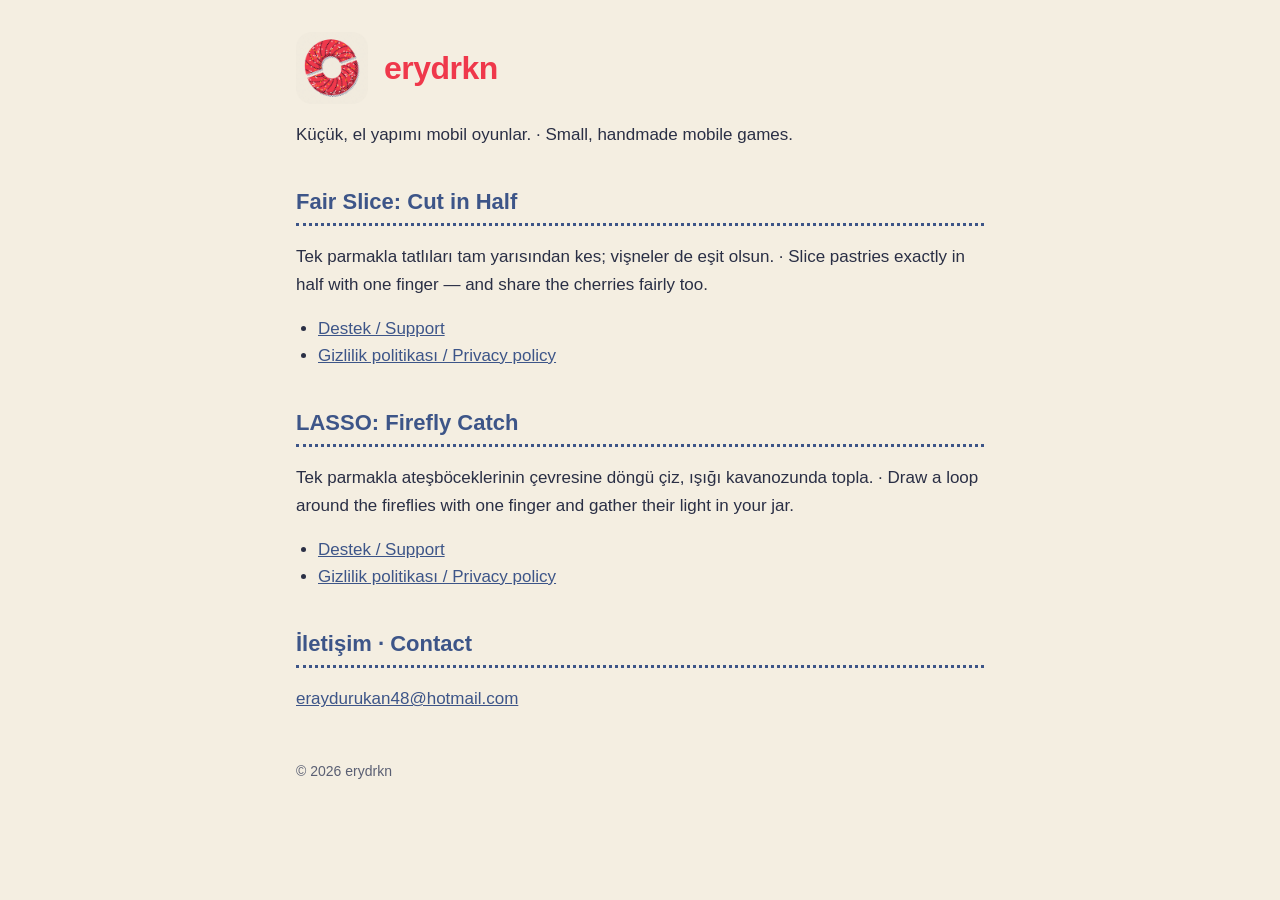
<file: index.html>
<!doctype html>
<html lang="tr">
<head>
<meta charset="utf-8">
<meta name="viewport" content="width=device-width, initial-scale=1">
<title>erydrkn — oyunlar</title>
<meta name="description" content="Fair Slice: Cut in Half ve LASSO: Firefly Catch geliştiricisinin sayfası.">
<link rel="icon" href="favicon.png">
<link rel="stylesheet" href="style.css">
</head>
<body>
<main>
  <header>
    <img src="fair-slice/icon-180.png" alt="">
    <h1>erydrkn</h1>
  </header>
  <p>Küçük, el yapımı mobil oyunlar. · Small, handmade mobile games.</p>

  <h2>Fair Slice: Cut in Half</h2>
  <p>Tek parmakla tatlıları tam yarısından kes; vişneler de eşit olsun. · Slice pastries exactly in half with one finger — and share the cherries fairly too.</p>
  <ul>
    <li><a href="fair-slice/">Destek / Support</a></li>
    <li><a href="fair-slice/privacy.html">Gizlilik politikası / Privacy policy</a></li>
  </ul>

  <h2>LASSO: Firefly Catch</h2>
  <p>Tek parmakla ateşböceklerinin çevresine döngü çiz, ışığı kavanozunda topla. · Draw a loop around the fireflies with one finger and gather their light in your jar.</p>
  <ul>
    <li><a href="lasso/">Destek / Support</a></li>
    <li><a href="lasso/privacy.html">Gizlilik politikası / Privacy policy</a></li>
  </ul>

  <h2>İletişim · Contact</h2>
  <p><a href="mailto:eraydurukan48@hotmail.com">eraydurukan48@hotmail.com</a></p>

  <footer>© 2026 erydrkn</footer>
</main>
</body>
</html>
</file>
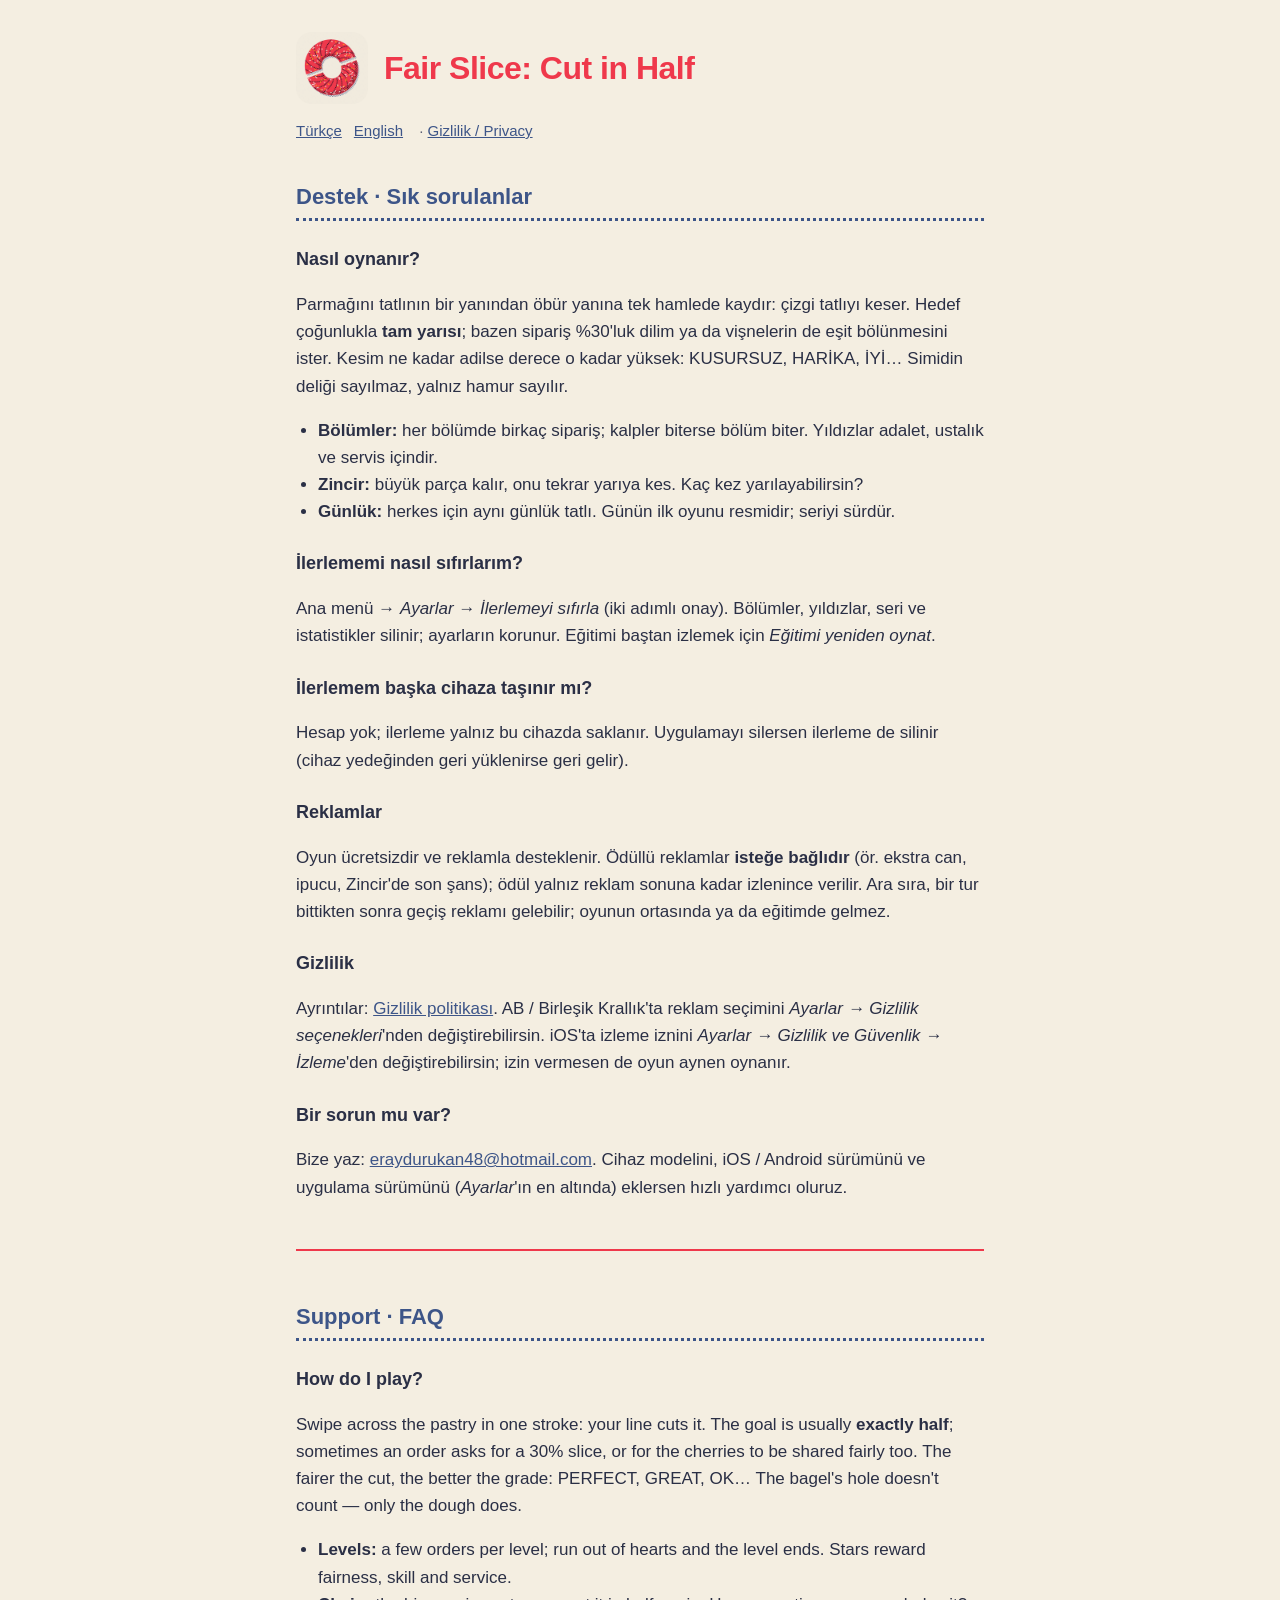
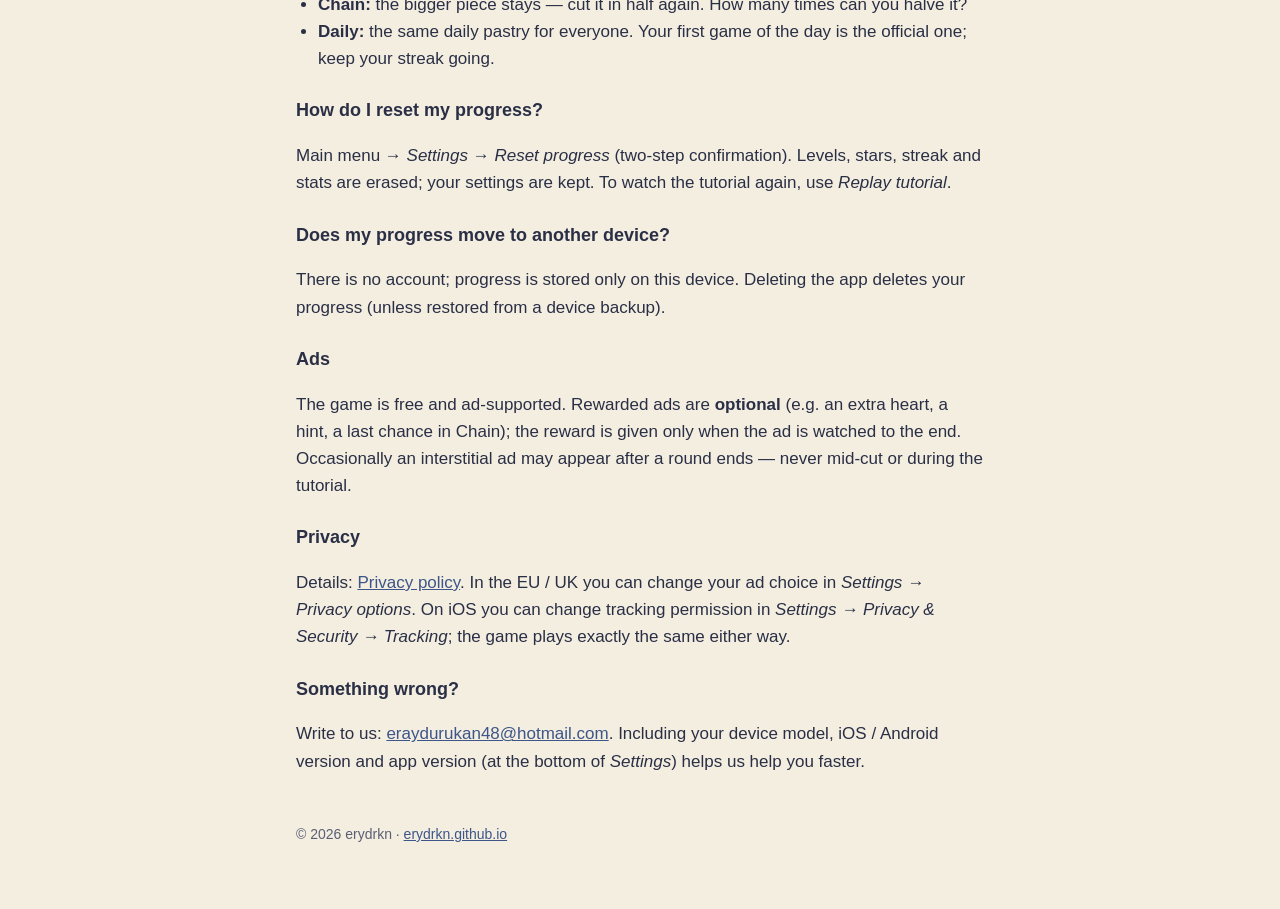
<file: fair-slice/index.html>
<!doctype html>
<html lang="tr">
<head>
<meta charset="utf-8">
<meta name="viewport" content="width=device-width, initial-scale=1">
<title>Fair Slice — Destek / Support</title>
<meta name="description" content="Fair Slice: Cut in Half destek sayfası: nasıl oynanır, ilerleme, reklam ve gizlilik, iletişim.">
<link rel="icon" href="../favicon.png">
<link rel="stylesheet" href="../style.css">
</head>
<body>
<main>
  <header>
    <img src="icon-180.png" alt="Fair Slice ikonu / icon">
    <h1>Fair Slice: Cut in Half</h1>
  </header>
  <p class="lang"><a href="#tr">Türkçe</a><a href="#en">English</a> · <a href="privacy.html">Gizlilik / Privacy</a></p>

  <!-- ============================== TÜRKÇE ============================== -->
  <section id="tr" lang="tr">
    <h2>Destek · Sık sorulanlar</h2>

    <h3>Nasıl oynanır?</h3>
    <p>Parmağını tatlının bir yanından öbür yanına tek hamlede kaydır: çizgi tatlıyı keser. Hedef çoğunlukla <strong>tam yarısı</strong>; bazen sipariş %30'luk dilim ya da vişnelerin de eşit bölünmesini ister. Kesim ne kadar adilse derece o kadar yüksek: KUSURSUZ, HARİKA, İYİ… Simidin deliği sayılmaz, yalnız hamur sayılır.</p>
    <ul>
      <li><strong>Bölümler:</strong> her bölümde birkaç sipariş; kalpler biterse bölüm biter. Yıldızlar adalet, ustalık ve servis içindir.</li>
      <li><strong>Zincir:</strong> büyük parça kalır, onu tekrar yarıya kes. Kaç kez yarılayabilirsin?</li>
      <li><strong>Günlük:</strong> herkes için aynı günlük tatlı. Günün ilk oyunu resmidir; seriyi sürdür.</li>
    </ul>

    <h3>İlerlememi nasıl sıfırlarım?</h3>
    <p>Ana menü → <em>Ayarlar</em> → <em>İlerlemeyi sıfırla</em> (iki adımlı onay). Bölümler, yıldızlar, seri ve istatistikler silinir; ayarların korunur. Eğitimi baştan izlemek için <em>Eğitimi yeniden oynat</em>.</p>

    <h3>İlerlemem başka cihaza taşınır mı?</h3>
    <p>Hesap yok; ilerleme yalnız bu cihazda saklanır. Uygulamayı silersen ilerleme de silinir (cihaz yedeğinden geri yüklenirse geri gelir).</p>

    <h3>Reklamlar</h3>
    <p>Oyun ücretsizdir ve reklamla desteklenir. Ödüllü reklamlar <strong>isteğe bağlıdır</strong> (ör. ekstra can, ipucu, Zincir'de son şans); ödül yalnız reklam sonuna kadar izlenince verilir. Ara sıra, bir tur bittikten sonra geçiş reklamı gelebilir; oyunun ortasında ya da eğitimde gelmez.</p>

    <h3>Gizlilik</h3>
    <p>Ayrıntılar: <a href="privacy.html#tr">Gizlilik politikası</a>. AB / Birleşik Krallık'ta reklam seçimini <em>Ayarlar → Gizlilik seçenekleri</em>'nden değiştirebilirsin. iOS'ta izleme iznini <em>Ayarlar → Gizlilik ve Güvenlik → İzleme</em>'den değiştirebilirsin; izin vermesen de oyun aynen oynanır.</p>

    <h3>Bir sorun mu var?</h3>
    <p>Bize yaz: <a href="mailto:eraydurukan48@hotmail.com?subject=Fair%20Slice%20destek">eraydurukan48@hotmail.com</a>. Cihaz modelini, iOS / Android sürümünü ve uygulama sürümünü (<em>Ayarlar</em>'ın en altında) eklersen hızlı yardımcı oluruz.</p>
  </section>

  <hr>

  <!-- ============================== ENGLISH ============================== -->
  <section id="en" lang="en">
    <h2>Support · FAQ</h2>

    <h3>How do I play?</h3>
    <p>Swipe across the pastry in one stroke: your line cuts it. The goal is usually <strong>exactly half</strong>; sometimes an order asks for a 30% slice, or for the cherries to be shared fairly too. The fairer the cut, the better the grade: PERFECT, GREAT, OK… The bagel's hole doesn't count — only the dough does.</p>
    <ul>
      <li><strong>Levels:</strong> a few orders per level; run out of hearts and the level ends. Stars reward fairness, skill and service.</li>
      <li><strong>Chain:</strong> the bigger piece stays — cut it in half again. How many times can you halve it?</li>
      <li><strong>Daily:</strong> the same daily pastry for everyone. Your first game of the day is the official one; keep your streak going.</li>
    </ul>

    <h3>How do I reset my progress?</h3>
    <p>Main menu → <em>Settings</em> → <em>Reset progress</em> (two-step confirmation). Levels, stars, streak and stats are erased; your settings are kept. To watch the tutorial again, use <em>Replay tutorial</em>.</p>

    <h3>Does my progress move to another device?</h3>
    <p>There is no account; progress is stored only on this device. Deleting the app deletes your progress (unless restored from a device backup).</p>

    <h3>Ads</h3>
    <p>The game is free and ad-supported. Rewarded ads are <strong>optional</strong> (e.g. an extra heart, a hint, a last chance in Chain); the reward is given only when the ad is watched to the end. Occasionally an interstitial ad may appear after a round ends — never mid-cut or during the tutorial.</p>

    <h3>Privacy</h3>
    <p>Details: <a href="privacy.html#en">Privacy policy</a>. In the EU / UK you can change your ad choice in <em>Settings → Privacy options</em>. On iOS you can change tracking permission in <em>Settings → Privacy &amp; Security → Tracking</em>; the game plays exactly the same either way.</p>

    <h3>Something wrong?</h3>
    <p>Write to us: <a href="mailto:eraydurukan48@hotmail.com?subject=Fair%20Slice%20support">eraydurukan48@hotmail.com</a>. Including your device model, iOS / Android version and app version (at the bottom of <em>Settings</em>) helps us help you faster.</p>
  </section>

  <footer>© 2026 erydrkn · <a href="../">erydrkn.github.io</a></footer>
</main>
</body>
</html>
</file>
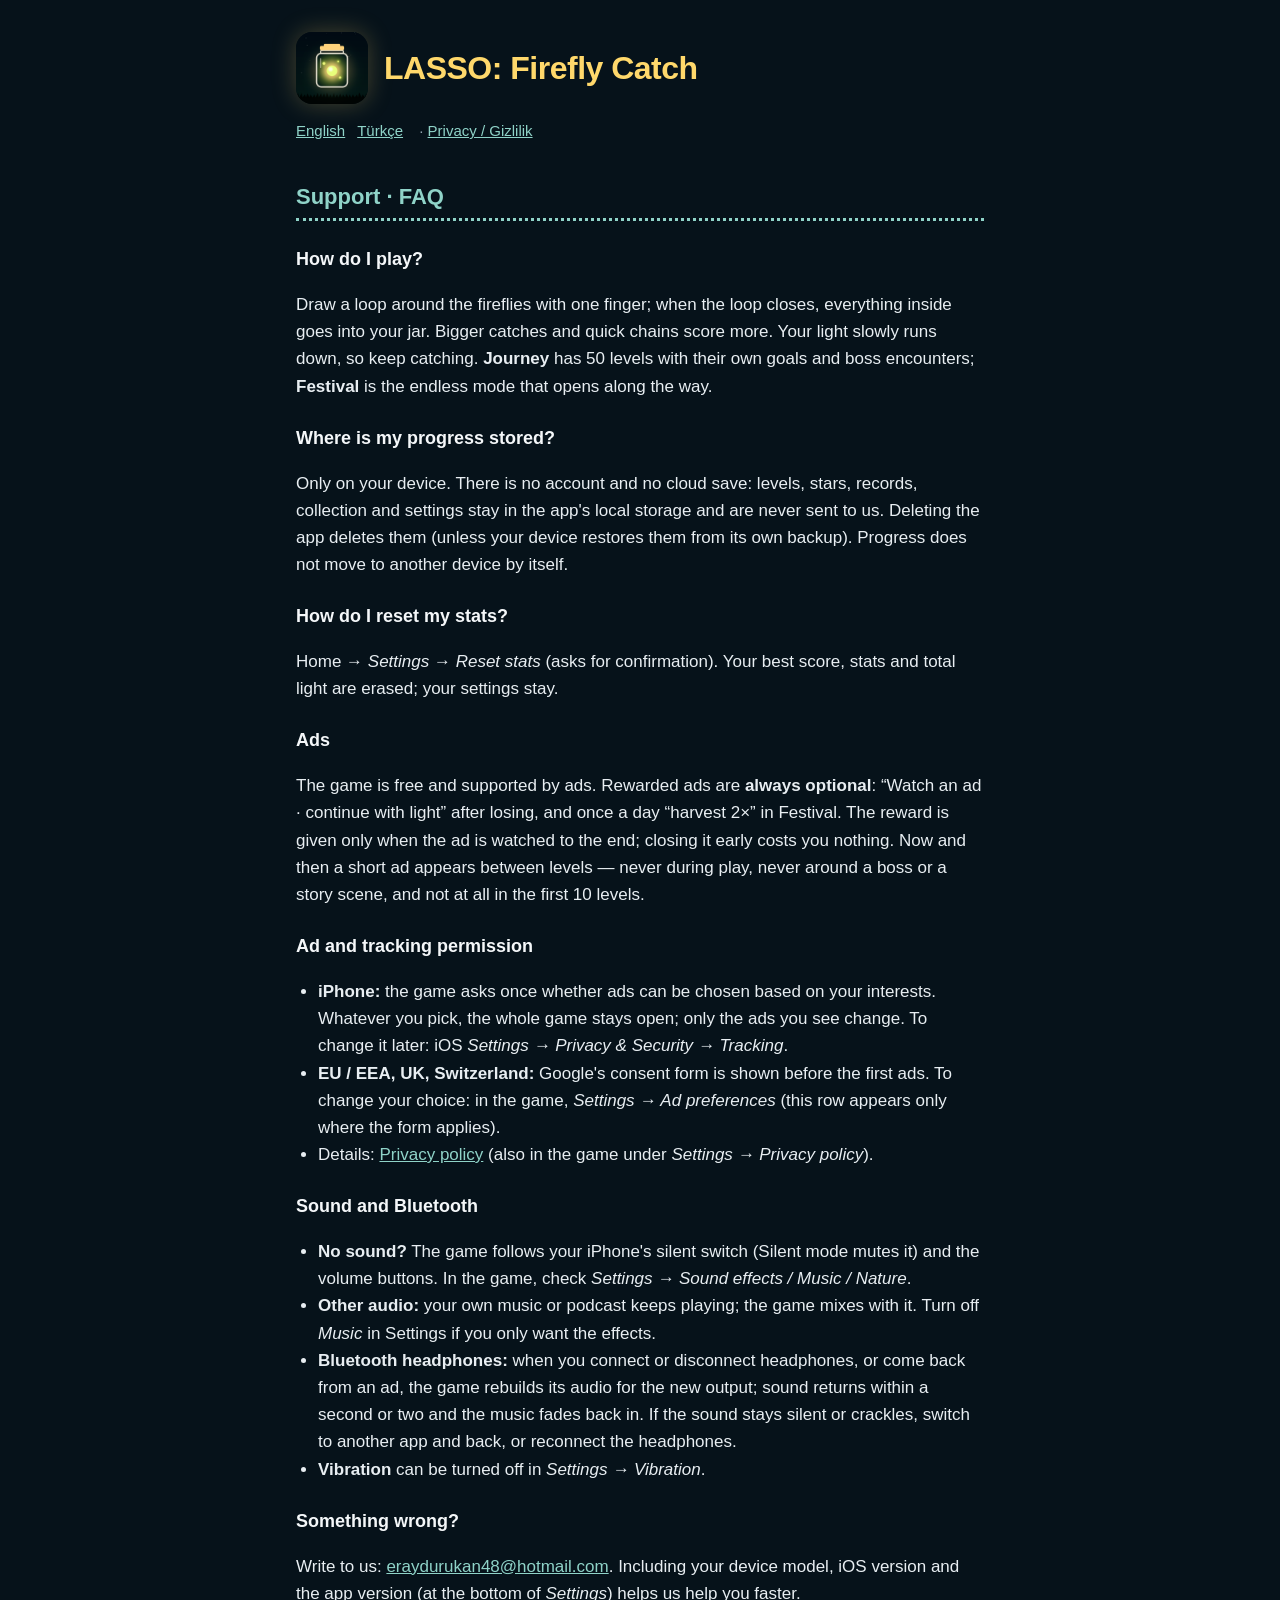
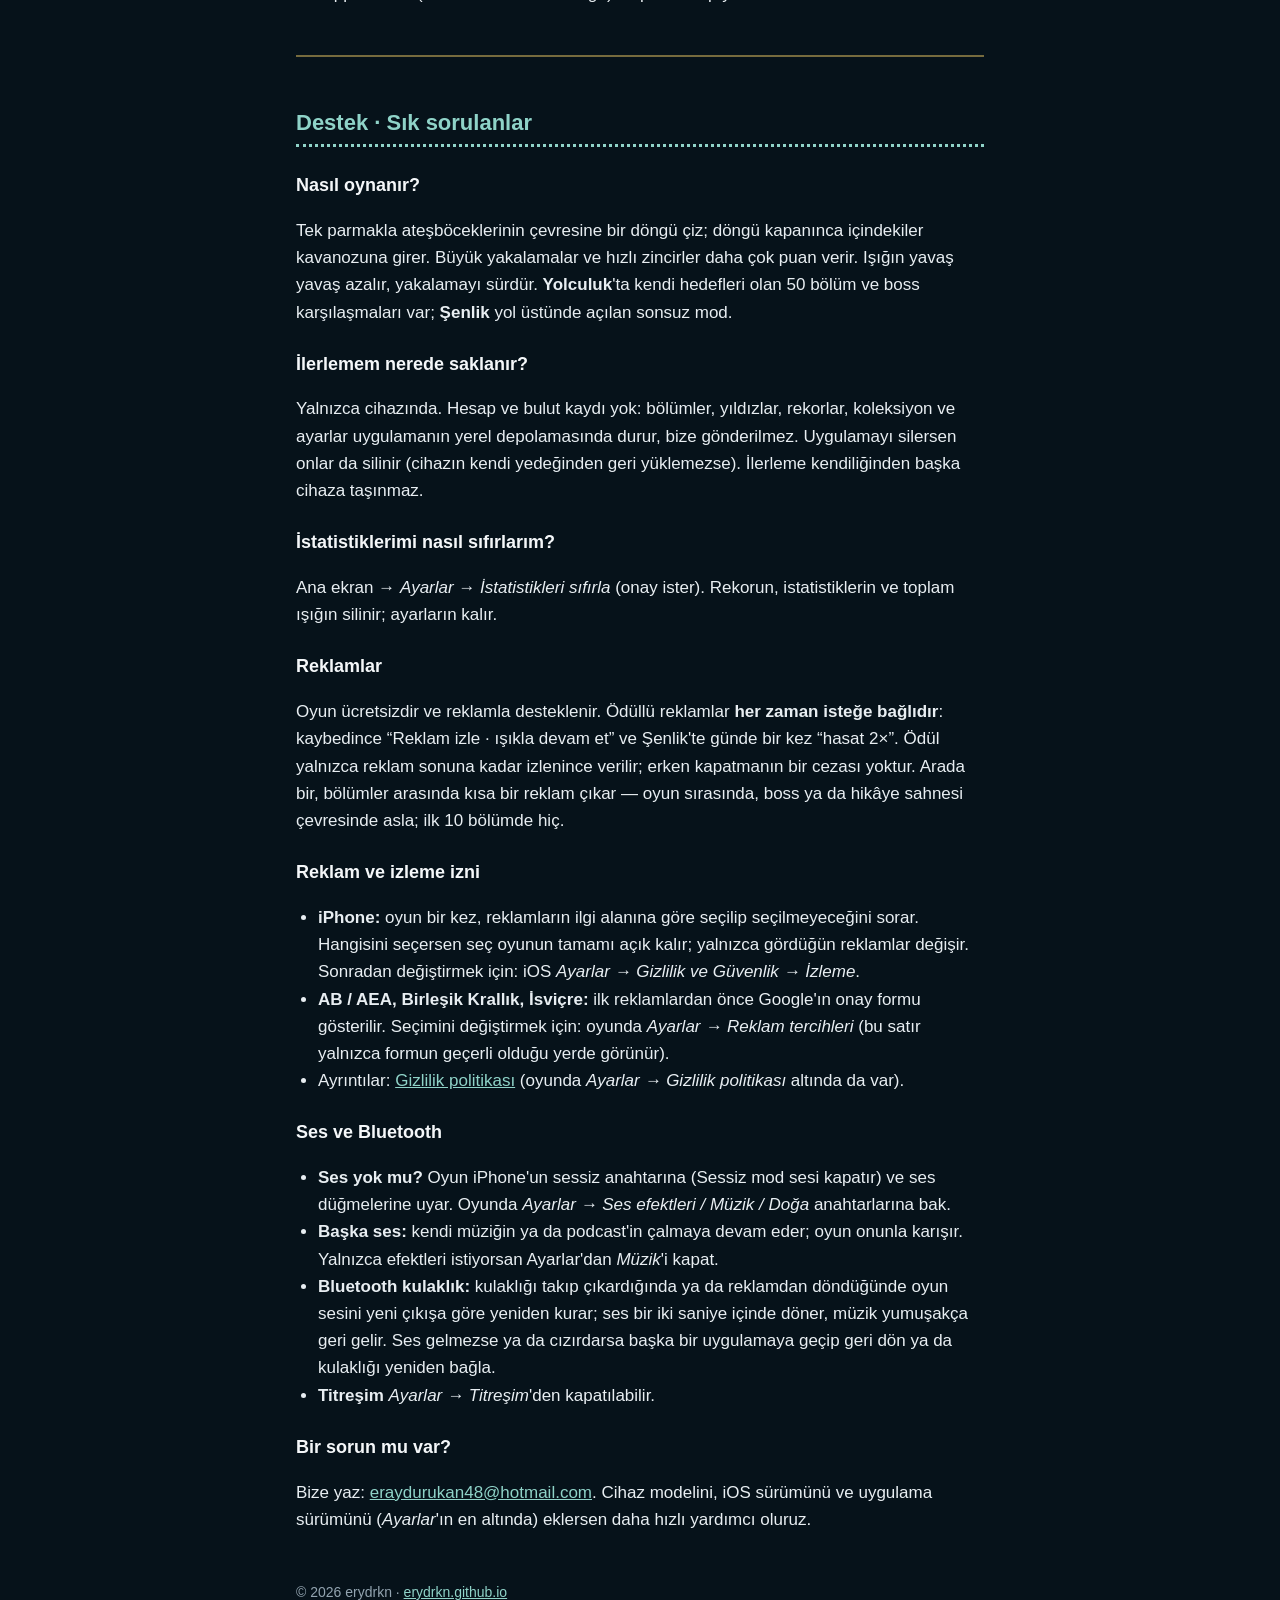
<file: lasso/index.html>
<!doctype html>
<html lang="en">
<head>
<meta charset="utf-8">
<meta name="viewport" content="width=device-width, initial-scale=1">
<title>LASSO — Support / Destek</title>
<meta name="description" content="LASSO: Firefly Catch support page: how to play, progress, ads and privacy, sound and Bluetooth, contact.">
<link rel="icon" href="icon-180.png">
<link rel="stylesheet" href="../style.css">
<link rel="stylesheet" href="lasso.css">
</head>
<body>
<main>
  <header>
    <img src="icon-180.png" alt="LASSO icon / ikonu">
    <h1>LASSO: Firefly Catch</h1>
  </header>
  <p class="lang"><a href="#en">English</a><a href="#tr">Türkçe</a> · <a href="privacy.html">Privacy / Gizlilik</a></p>

  <!-- ============================== ENGLISH ============================== -->
  <section id="en" lang="en">
    <h2>Support · FAQ</h2>

    <h3>How do I play?</h3>
    <p>Draw a loop around the fireflies with one finger; when the loop closes, everything inside goes into your jar. Bigger catches and quick chains score more. Your light slowly runs down, so keep catching. <strong>Journey</strong> has 50 levels with their own goals and boss encounters; <strong>Festival</strong> is the endless mode that opens along the way.</p>

    <h3>Where is my progress stored?</h3>
    <p>Only on your device. There is no account and no cloud save: levels, stars, records, collection and settings stay in the app's local storage and are never sent to us. Deleting the app deletes them (unless your device restores them from its own backup). Progress does not move to another device by itself.</p>

    <h3>How do I reset my stats?</h3>
    <p>Home → <em>Settings</em> → <em>Reset stats</em> (asks for confirmation). Your best score, stats and total light are erased; your settings stay.</p>

    <h3>Ads</h3>
    <p>The game is free and supported by ads. Rewarded ads are <strong>always optional</strong>: “Watch an ad · continue with light” after losing, and once a day “harvest 2×” in Festival. The reward is given only when the ad is watched to the end; closing it early costs you nothing. Now and then a short ad appears between levels — never during play, never around a boss or a story scene, and not at all in the first 10 levels.</p>

    <h3>Ad and tracking permission</h3>
    <ul>
      <li><strong>iPhone:</strong> the game asks once whether ads can be chosen based on your interests. Whatever you pick, the whole game stays open; only the ads you see change. To change it later: iOS <em>Settings → Privacy &amp; Security → Tracking</em>.</li>
      <li><strong>EU / EEA, UK, Switzerland:</strong> Google's consent form is shown before the first ads. To change your choice: in the game, <em>Settings → Ad preferences</em> (this row appears only where the form applies).</li>
      <li>Details: <a href="privacy.html#en">Privacy policy</a> (also in the game under <em>Settings → Privacy policy</em>).</li>
    </ul>

    <h3>Sound and Bluetooth</h3>
    <ul>
      <li><strong>No sound?</strong> The game follows your iPhone's silent switch (Silent mode mutes it) and the volume buttons. In the game, check <em>Settings → Sound effects / Music / Nature</em>.</li>
      <li><strong>Other audio:</strong> your own music or podcast keeps playing; the game mixes with it. Turn off <em>Music</em> in Settings if you only want the effects.</li>
      <li><strong>Bluetooth headphones:</strong> when you connect or disconnect headphones, or come back from an ad, the game rebuilds its audio for the new output; sound returns within a second or two and the music fades back in. If the sound stays silent or crackles, switch to another app and back, or reconnect the headphones.</li>
      <li><strong>Vibration</strong> can be turned off in <em>Settings → Vibration</em>.</li>
    </ul>

    <h3>Something wrong?</h3>
    <p>Write to us: <a href="mailto:eraydurukan48@hotmail.com?subject=LASSO%20support">eraydurukan48@hotmail.com</a>. Including your device model, iOS version and the app version (at the bottom of <em>Settings</em>) helps us help you faster.</p>
  </section>

  <hr>

  <!-- ============================== TÜRKÇE ============================== -->
  <section id="tr" lang="tr">
    <h2>Destek · Sık sorulanlar</h2>

    <h3>Nasıl oynanır?</h3>
    <p>Tek parmakla ateşböceklerinin çevresine bir döngü çiz; döngü kapanınca içindekiler kavanozuna girer. Büyük yakalamalar ve hızlı zincirler daha çok puan verir. Işığın yavaş yavaş azalır, yakalamayı sürdür. <strong>Yolculuk</strong>'ta kendi hedefleri olan 50 bölüm ve boss karşılaşmaları var; <strong>Şenlik</strong> yol üstünde açılan sonsuz mod.</p>

    <h3>İlerlemem nerede saklanır?</h3>
    <p>Yalnızca cihazında. Hesap ve bulut kaydı yok: bölümler, yıldızlar, rekorlar, koleksiyon ve ayarlar uygulamanın yerel depolamasında durur, bize gönderilmez. Uygulamayı silersen onlar da silinir (cihazın kendi yedeğinden geri yüklemezse). İlerleme kendiliğinden başka cihaza taşınmaz.</p>

    <h3>İstatistiklerimi nasıl sıfırlarım?</h3>
    <p>Ana ekran → <em>Ayarlar</em> → <em>İstatistikleri sıfırla</em> (onay ister). Rekorun, istatistiklerin ve toplam ışığın silinir; ayarların kalır.</p>

    <h3>Reklamlar</h3>
    <p>Oyun ücretsizdir ve reklamla desteklenir. Ödüllü reklamlar <strong>her zaman isteğe bağlıdır</strong>: kaybedince “Reklam izle · ışıkla devam et” ve Şenlik'te günde bir kez “hasat 2×”. Ödül yalnızca reklam sonuna kadar izlenince verilir; erken kapatmanın bir cezası yoktur. Arada bir, bölümler arasında kısa bir reklam çıkar — oyun sırasında, boss ya da hikâye sahnesi çevresinde asla; ilk 10 bölümde hiç.</p>

    <h3>Reklam ve izleme izni</h3>
    <ul>
      <li><strong>iPhone:</strong> oyun bir kez, reklamların ilgi alanına göre seçilip seçilmeyeceğini sorar. Hangisini seçersen seç oyunun tamamı açık kalır; yalnızca gördüğün reklamlar değişir. Sonradan değiştirmek için: iOS <em>Ayarlar → Gizlilik ve Güvenlik → İzleme</em>.</li>
      <li><strong>AB / AEA, Birleşik Krallık, İsviçre:</strong> ilk reklamlardan önce Google'ın onay formu gösterilir. Seçimini değiştirmek için: oyunda <em>Ayarlar → Reklam tercihleri</em> (bu satır yalnızca formun geçerli olduğu yerde görünür).</li>
      <li>Ayrıntılar: <a href="privacy.html#tr">Gizlilik politikası</a> (oyunda <em>Ayarlar → Gizlilik politikası</em> altında da var).</li>
    </ul>

    <h3>Ses ve Bluetooth</h3>
    <ul>
      <li><strong>Ses yok mu?</strong> Oyun iPhone'un sessiz anahtarına (Sessiz mod sesi kapatır) ve ses düğmelerine uyar. Oyunda <em>Ayarlar → Ses efektleri / Müzik / Doğa</em> anahtarlarına bak.</li>
      <li><strong>Başka ses:</strong> kendi müziğin ya da podcast'in çalmaya devam eder; oyun onunla karışır. Yalnızca efektleri istiyorsan Ayarlar'dan <em>Müzik</em>'i kapat.</li>
      <li><strong>Bluetooth kulaklık:</strong> kulaklığı takıp çıkardığında ya da reklamdan döndüğünde oyun sesini yeni çıkışa göre yeniden kurar; ses bir iki saniye içinde döner, müzik yumuşakça geri gelir. Ses gelmezse ya da cızırdarsa başka bir uygulamaya geçip geri dön ya da kulaklığı yeniden bağla.</li>
      <li><strong>Titreşim</strong> <em>Ayarlar → Titreşim</em>'den kapatılabilir.</li>
    </ul>

    <h3>Bir sorun mu var?</h3>
    <p>Bize yaz: <a href="mailto:eraydurukan48@hotmail.com?subject=LASSO%20destek">eraydurukan48@hotmail.com</a>. Cihaz modelini, iOS sürümünü ve uygulama sürümünü (<em>Ayarlar</em>'ın en altında) eklersen daha hızlı yardımcı oluruz.</p>
  </section>

  <footer>© 2026 erydrkn · <a href="../">erydrkn.github.io</a></footer>
</main>
</body>
</html>
</file>
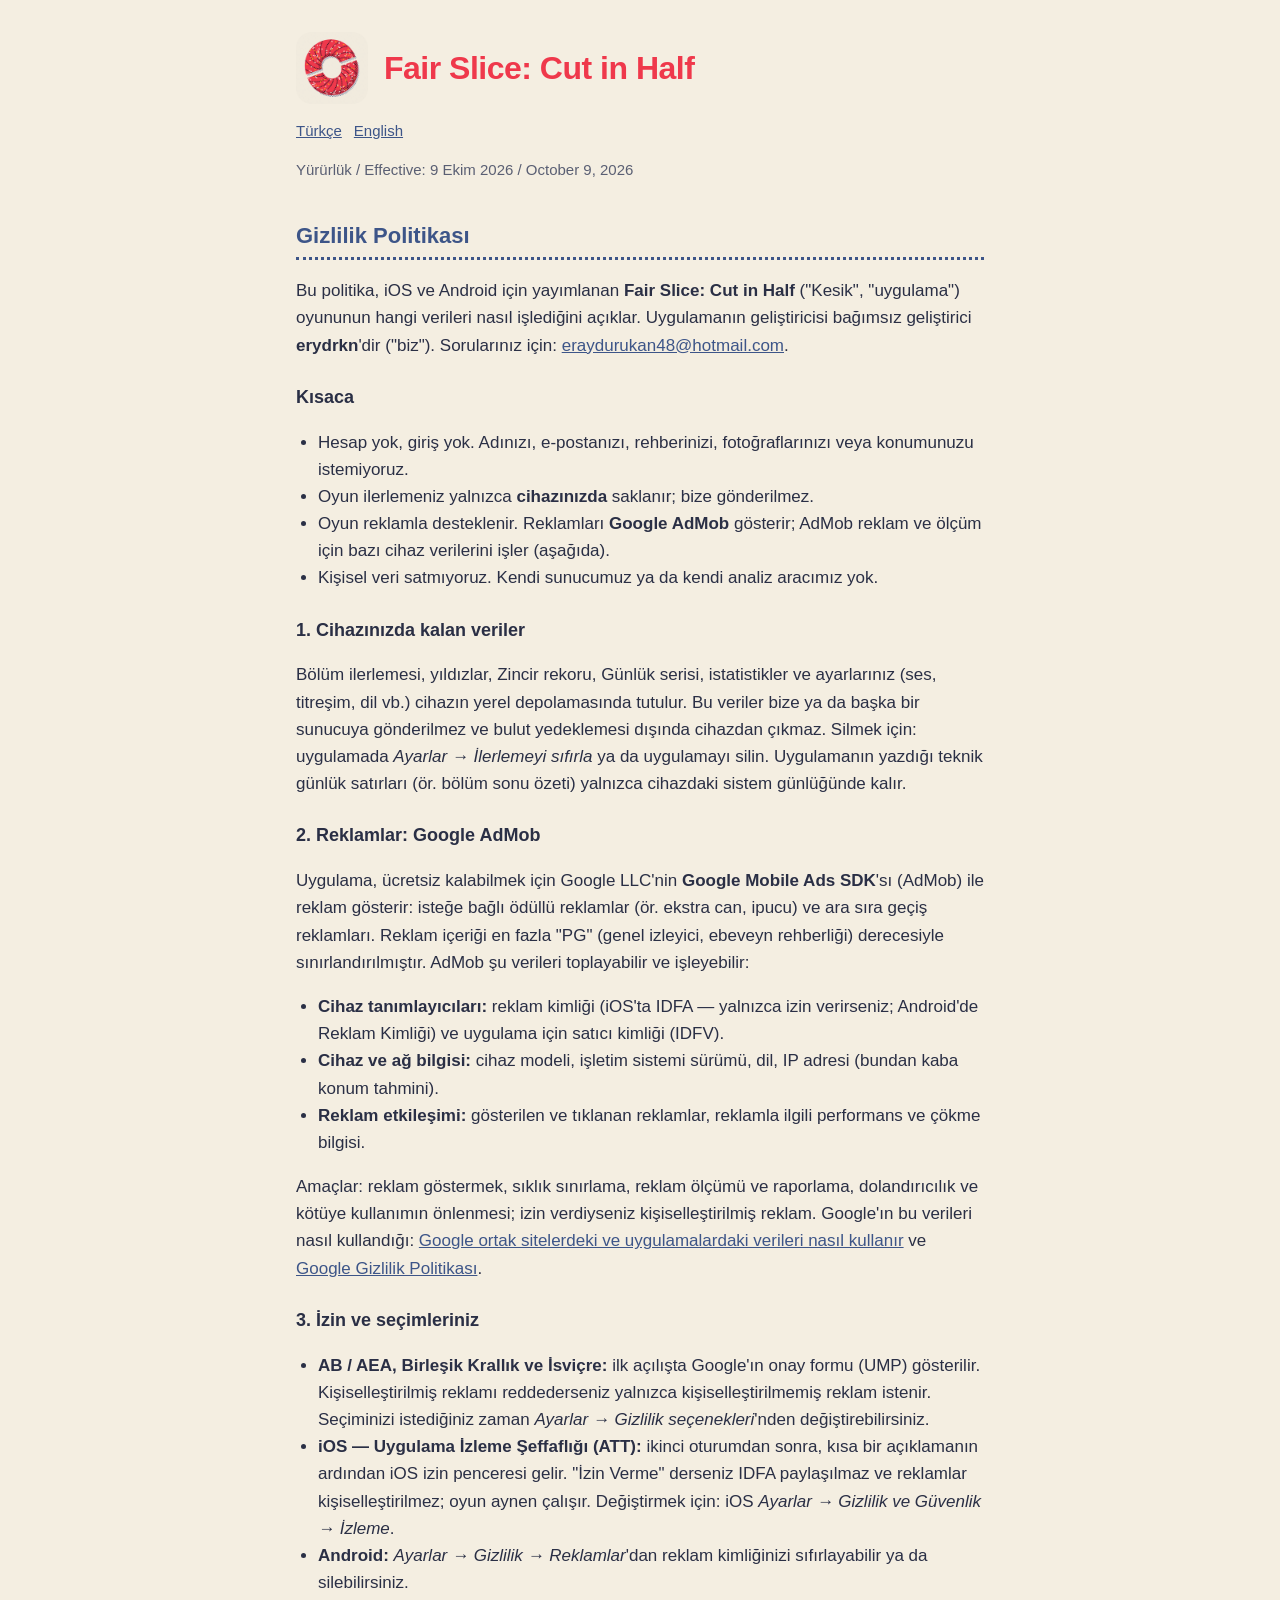
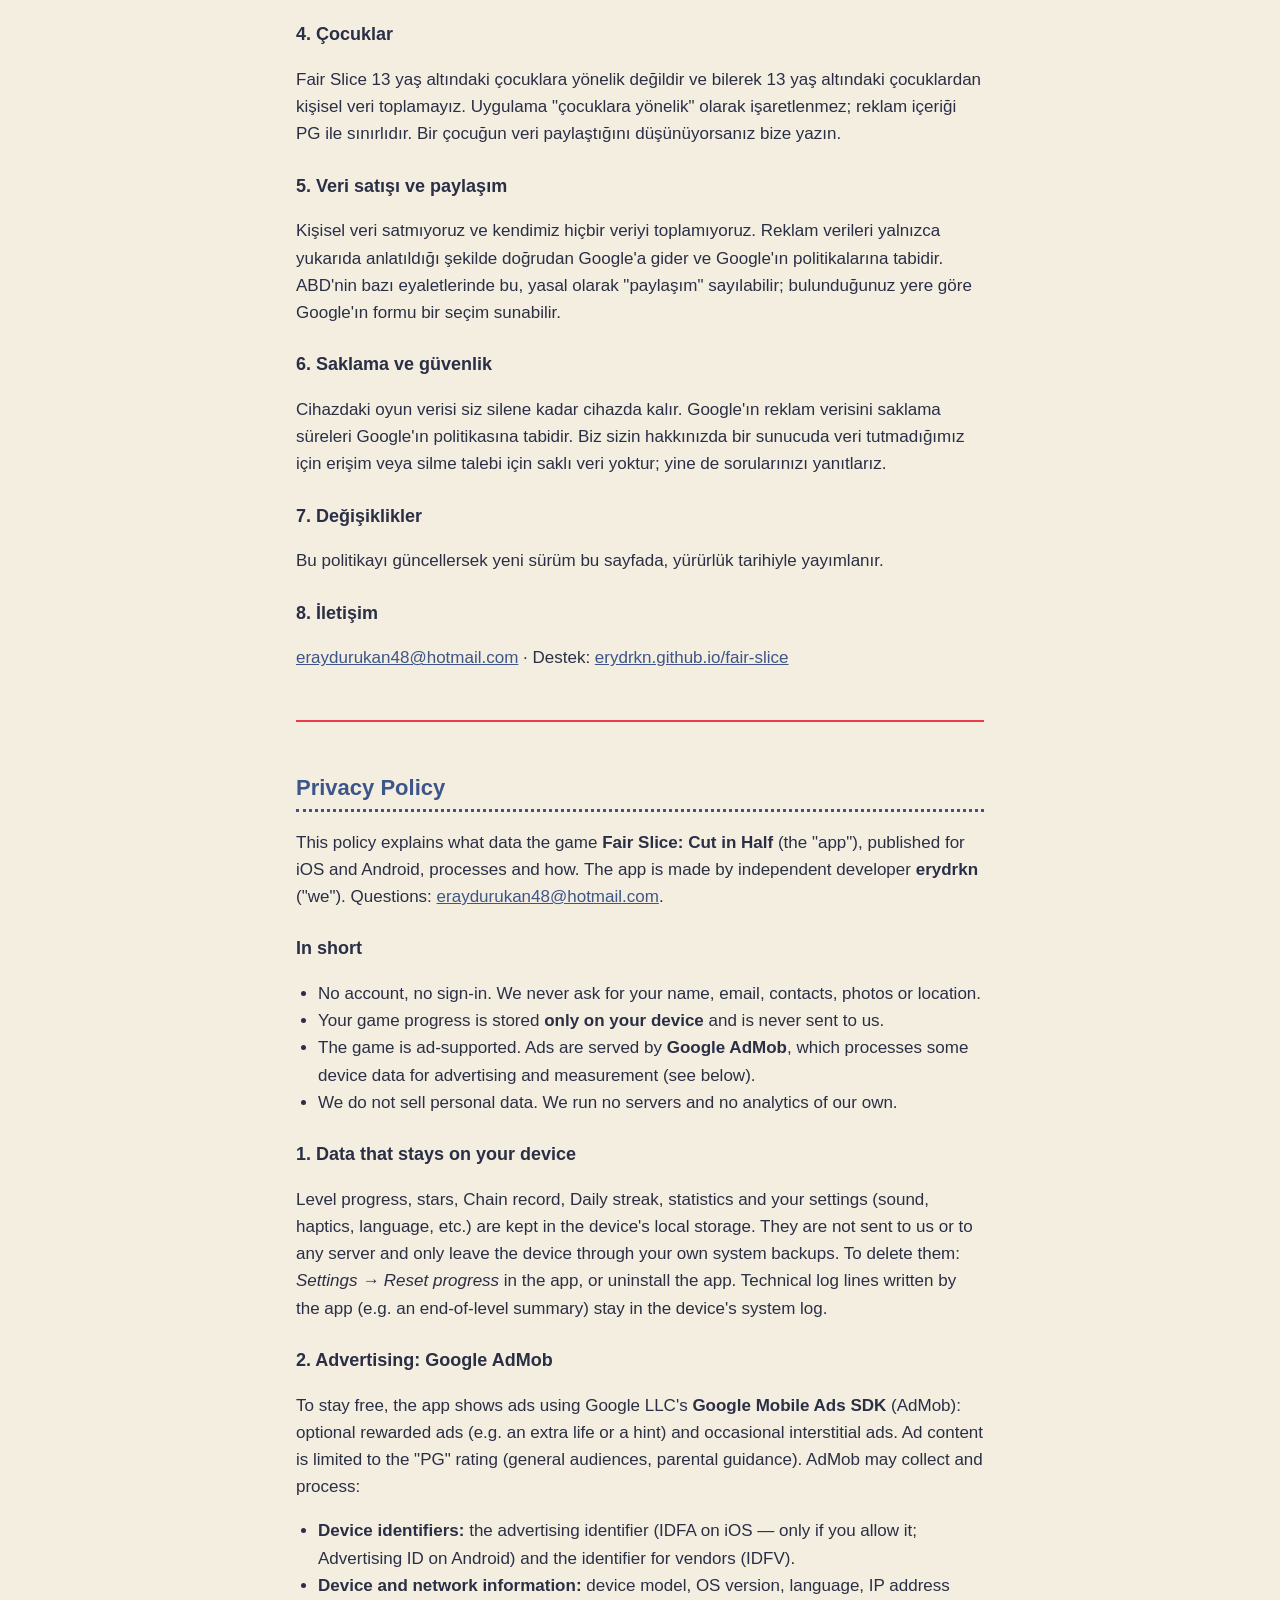
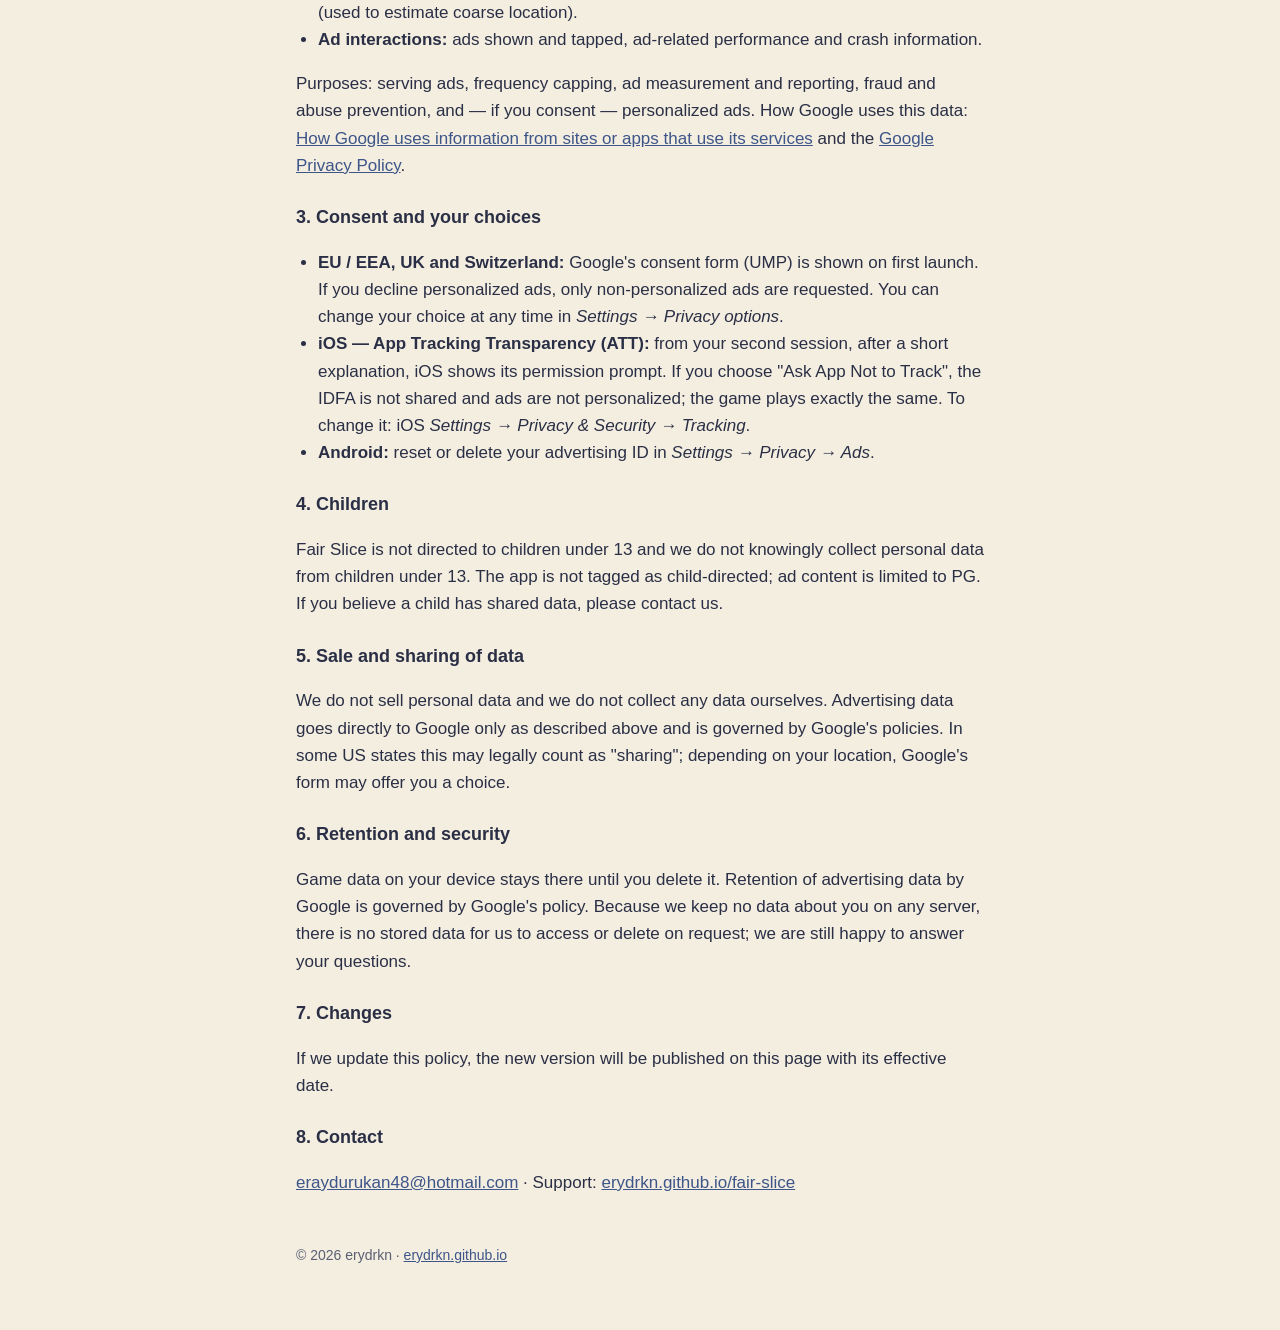
<file: fair-slice/privacy.html>
<!doctype html>
<html lang="tr">
<head>
<meta charset="utf-8">
<meta name="viewport" content="width=device-width, initial-scale=1">
<title>Fair Slice — Gizlilik Politikası / Privacy Policy</title>
<meta name="description" content="Fair Slice: Cut in Half gizlilik politikası (Türkçe ve English).">
<link rel="icon" href="../favicon.png">
<link rel="stylesheet" href="../style.css">
</head>
<body>
<main>
  <header>
    <img src="icon-180.png" alt="">
    <h1>Fair Slice: Cut in Half</h1>
  </header>
  <p class="lang"><a href="#tr">Türkçe</a><a href="#en">English</a></p>
  <p class="note">Yürürlük / Effective: 9 Ekim 2026 / October 9, 2026</p>

  <!-- ============================== TÜRKÇE ============================== -->
  <section id="tr" lang="tr">
    <h2>Gizlilik Politikası</h2>
    <p>Bu politika, iOS ve Android için yayımlanan <strong>Fair Slice: Cut in Half</strong> ("Kesik", "uygulama") oyununun hangi verileri nasıl işlediğini açıklar. Uygulamanın geliştiricisi bağımsız geliştirici <strong>erydrkn</strong>'dir ("biz"). Sorularınız için: <a href="mailto:eraydurukan48@hotmail.com">eraydurukan48@hotmail.com</a>.</p>

    <h3>Kısaca</h3>
    <ul>
      <li>Hesap yok, giriş yok. Adınızı, e-postanızı, rehberinizi, fotoğraflarınızı veya konumunuzu istemiyoruz.</li>
      <li>Oyun ilerlemeniz yalnızca <strong>cihazınızda</strong> saklanır; bize gönderilmez.</li>
      <li>Oyun reklamla desteklenir. Reklamları <strong>Google AdMob</strong> gösterir; AdMob reklam ve ölçüm için bazı cihaz verilerini işler (aşağıda).</li>
      <li>Kişisel veri satmıyoruz. Kendi sunucumuz ya da kendi analiz aracımız yok.</li>
    </ul>

    <h3>1. Cihazınızda kalan veriler</h3>
    <p>Bölüm ilerlemesi, yıldızlar, Zincir rekoru, Günlük serisi, istatistikler ve ayarlarınız (ses, titreşim, dil vb.) cihazın yerel depolamasında tutulur. Bu veriler bize ya da başka bir sunucuya gönderilmez ve bulut yedeklemesi dışında cihazdan çıkmaz. Silmek için: uygulamada <em>Ayarlar → İlerlemeyi sıfırla</em> ya da uygulamayı silin. Uygulamanın yazdığı teknik günlük satırları (ör. bölüm sonu özeti) yalnızca cihazdaki sistem günlüğünde kalır.</p>

    <h3>2. Reklamlar: Google AdMob</h3>
    <p>Uygulama, ücretsiz kalabilmek için Google LLC'nin <strong>Google Mobile Ads SDK</strong>'sı (AdMob) ile reklam gösterir: isteğe bağlı ödüllü reklamlar (ör. ekstra can, ipucu) ve ara sıra geçiş reklamları. Reklam içeriği en fazla "PG" (genel izleyici, ebeveyn rehberliği) derecesiyle sınırlandırılmıştır. AdMob şu verileri toplayabilir ve işleyebilir:</p>
    <ul>
      <li><strong>Cihaz tanımlayıcıları:</strong> reklam kimliği (iOS'ta IDFA — yalnızca izin verirseniz; Android'de Reklam Kimliği) ve uygulama için satıcı kimliği (IDFV).</li>
      <li><strong>Cihaz ve ağ bilgisi:</strong> cihaz modeli, işletim sistemi sürümü, dil, IP adresi (bundan kaba konum tahmini).</li>
      <li><strong>Reklam etkileşimi:</strong> gösterilen ve tıklanan reklamlar, reklamla ilgili performans ve çökme bilgisi.</li>
    </ul>
    <p>Amaçlar: reklam göstermek, sıklık sınırlama, reklam ölçümü ve raporlama, dolandırıcılık ve kötüye kullanımın önlenmesi; izin verdiyseniz kişiselleştirilmiş reklam. Google'ın bu verileri nasıl kullandığı: <a href="https://policies.google.com/technologies/partner-sites" rel="noopener">Google ortak sitelerdeki ve uygulamalardaki verileri nasıl kullanır</a> ve <a href="https://policies.google.com/privacy" rel="noopener">Google Gizlilik Politikası</a>.</p>

    <h3>3. İzin ve seçimleriniz</h3>
    <ul>
      <li><strong>AB / AEA, Birleşik Krallık ve İsviçre:</strong> ilk açılışta Google'ın onay formu (UMP) gösterilir. Kişiselleştirilmiş reklamı reddederseniz yalnızca kişiselleştirilmemiş reklam istenir. Seçiminizi istediğiniz zaman <em>Ayarlar → Gizlilik seçenekleri</em>'nden değiştirebilirsiniz.</li>
      <li><strong>iOS — Uygulama İzleme Şeffaflığı (ATT):</strong> ikinci oturumdan sonra, kısa bir açıklamanın ardından iOS izin penceresi gelir. "İzin Verme" derseniz IDFA paylaşılmaz ve reklamlar kişiselleştirilmez; oyun aynen çalışır. Değiştirmek için: iOS <em>Ayarlar → Gizlilik ve Güvenlik → İzleme</em>.</li>
      <li><strong>Android:</strong> <em>Ayarlar → Gizlilik → Reklamlar</em>'dan reklam kimliğinizi sıfırlayabilir ya da silebilirsiniz.</li>
    </ul>

    <h3>4. Çocuklar</h3>
    <p>Fair Slice 13 yaş altındaki çocuklara yönelik değildir ve bilerek 13 yaş altındaki çocuklardan kişisel veri toplamayız. Uygulama "çocuklara yönelik" olarak işaretlenmez; reklam içeriği PG ile sınırlıdır. Bir çocuğun veri paylaştığını düşünüyorsanız bize yazın.</p>

    <h3>5. Veri satışı ve paylaşım</h3>
    <p>Kişisel veri satmıyoruz ve kendimiz hiçbir veriyi toplamıyoruz. Reklam verileri yalnızca yukarıda anlatıldığı şekilde doğrudan Google'a gider ve Google'ın politikalarına tabidir. ABD'nin bazı eyaletlerinde bu, yasal olarak "paylaşım" sayılabilir; bulunduğunuz yere göre Google'ın formu bir seçim sunabilir.</p>

    <h3>6. Saklama ve güvenlik</h3>
    <p>Cihazdaki oyun verisi siz silene kadar cihazda kalır. Google'ın reklam verisini saklama süreleri Google'ın politikasına tabidir. Biz sizin hakkınızda bir sunucuda veri tutmadığımız için erişim veya silme talebi için saklı veri yoktur; yine de sorularınızı yanıtlarız.</p>

    <h3>7. Değişiklikler</h3>
    <p>Bu politikayı güncellersek yeni sürüm bu sayfada, yürürlük tarihiyle yayımlanır.</p>

    <h3>8. İletişim</h3>
    <p><a href="mailto:eraydurukan48@hotmail.com">eraydurukan48@hotmail.com</a> · Destek: <a href="./">erydrkn.github.io/fair-slice</a></p>
  </section>

  <hr>

  <!-- ============================== ENGLISH ============================== -->
  <section id="en" lang="en">
    <h2>Privacy Policy</h2>
    <p>This policy explains what data the game <strong>Fair Slice: Cut in Half</strong> (the "app"), published for iOS and Android, processes and how. The app is made by independent developer <strong>erydrkn</strong> ("we"). Questions: <a href="mailto:eraydurukan48@hotmail.com">eraydurukan48@hotmail.com</a>.</p>

    <h3>In short</h3>
    <ul>
      <li>No account, no sign-in. We never ask for your name, email, contacts, photos or location.</li>
      <li>Your game progress is stored <strong>only on your device</strong> and is never sent to us.</li>
      <li>The game is ad-supported. Ads are served by <strong>Google AdMob</strong>, which processes some device data for advertising and measurement (see below).</li>
      <li>We do not sell personal data. We run no servers and no analytics of our own.</li>
    </ul>

    <h3>1. Data that stays on your device</h3>
    <p>Level progress, stars, Chain record, Daily streak, statistics and your settings (sound, haptics, language, etc.) are kept in the device's local storage. They are not sent to us or to any server and only leave the device through your own system backups. To delete them: <em>Settings → Reset progress</em> in the app, or uninstall the app. Technical log lines written by the app (e.g. an end-of-level summary) stay in the device's system log.</p>

    <h3>2. Advertising: Google AdMob</h3>
    <p>To stay free, the app shows ads using Google LLC's <strong>Google Mobile Ads SDK</strong> (AdMob): optional rewarded ads (e.g. an extra life or a hint) and occasional interstitial ads. Ad content is limited to the "PG" rating (general audiences, parental guidance). AdMob may collect and process:</p>
    <ul>
      <li><strong>Device identifiers:</strong> the advertising identifier (IDFA on iOS — only if you allow it; Advertising ID on Android) and the identifier for vendors (IDFV).</li>
      <li><strong>Device and network information:</strong> device model, OS version, language, IP address (used to estimate coarse location).</li>
      <li><strong>Ad interactions:</strong> ads shown and tapped, ad-related performance and crash information.</li>
    </ul>
    <p>Purposes: serving ads, frequency capping, ad measurement and reporting, fraud and abuse prevention, and — if you consent — personalized ads. How Google uses this data: <a href="https://policies.google.com/technologies/partner-sites" rel="noopener">How Google uses information from sites or apps that use its services</a> and the <a href="https://policies.google.com/privacy" rel="noopener">Google Privacy Policy</a>.</p>

    <h3>3. Consent and your choices</h3>
    <ul>
      <li><strong>EU / EEA, UK and Switzerland:</strong> Google's consent form (UMP) is shown on first launch. If you decline personalized ads, only non-personalized ads are requested. You can change your choice at any time in <em>Settings → Privacy options</em>.</li>
      <li><strong>iOS — App Tracking Transparency (ATT):</strong> from your second session, after a short explanation, iOS shows its permission prompt. If you choose "Ask App Not to Track", the IDFA is not shared and ads are not personalized; the game plays exactly the same. To change it: iOS <em>Settings → Privacy &amp; Security → Tracking</em>.</li>
      <li><strong>Android:</strong> reset or delete your advertising ID in <em>Settings → Privacy → Ads</em>.</li>
    </ul>

    <h3>4. Children</h3>
    <p>Fair Slice is not directed to children under 13 and we do not knowingly collect personal data from children under 13. The app is not tagged as child-directed; ad content is limited to PG. If you believe a child has shared data, please contact us.</p>

    <h3>5. Sale and sharing of data</h3>
    <p>We do not sell personal data and we do not collect any data ourselves. Advertising data goes directly to Google only as described above and is governed by Google's policies. In some US states this may legally count as "sharing"; depending on your location, Google's form may offer you a choice.</p>

    <h3>6. Retention and security</h3>
    <p>Game data on your device stays there until you delete it. Retention of advertising data by Google is governed by Google's policy. Because we keep no data about you on any server, there is no stored data for us to access or delete on request; we are still happy to answer your questions.</p>

    <h3>7. Changes</h3>
    <p>If we update this policy, the new version will be published on this page with its effective date.</p>

    <h3>8. Contact</h3>
    <p><a href="mailto:eraydurukan48@hotmail.com">eraydurukan48@hotmail.com</a> · Support: <a href="./">erydrkn.github.io/fair-slice</a></p>
  </section>

  <footer>© 2026 erydrkn · <a href="../">erydrkn.github.io</a></footer>
</main>
</body>
</html>
</file>
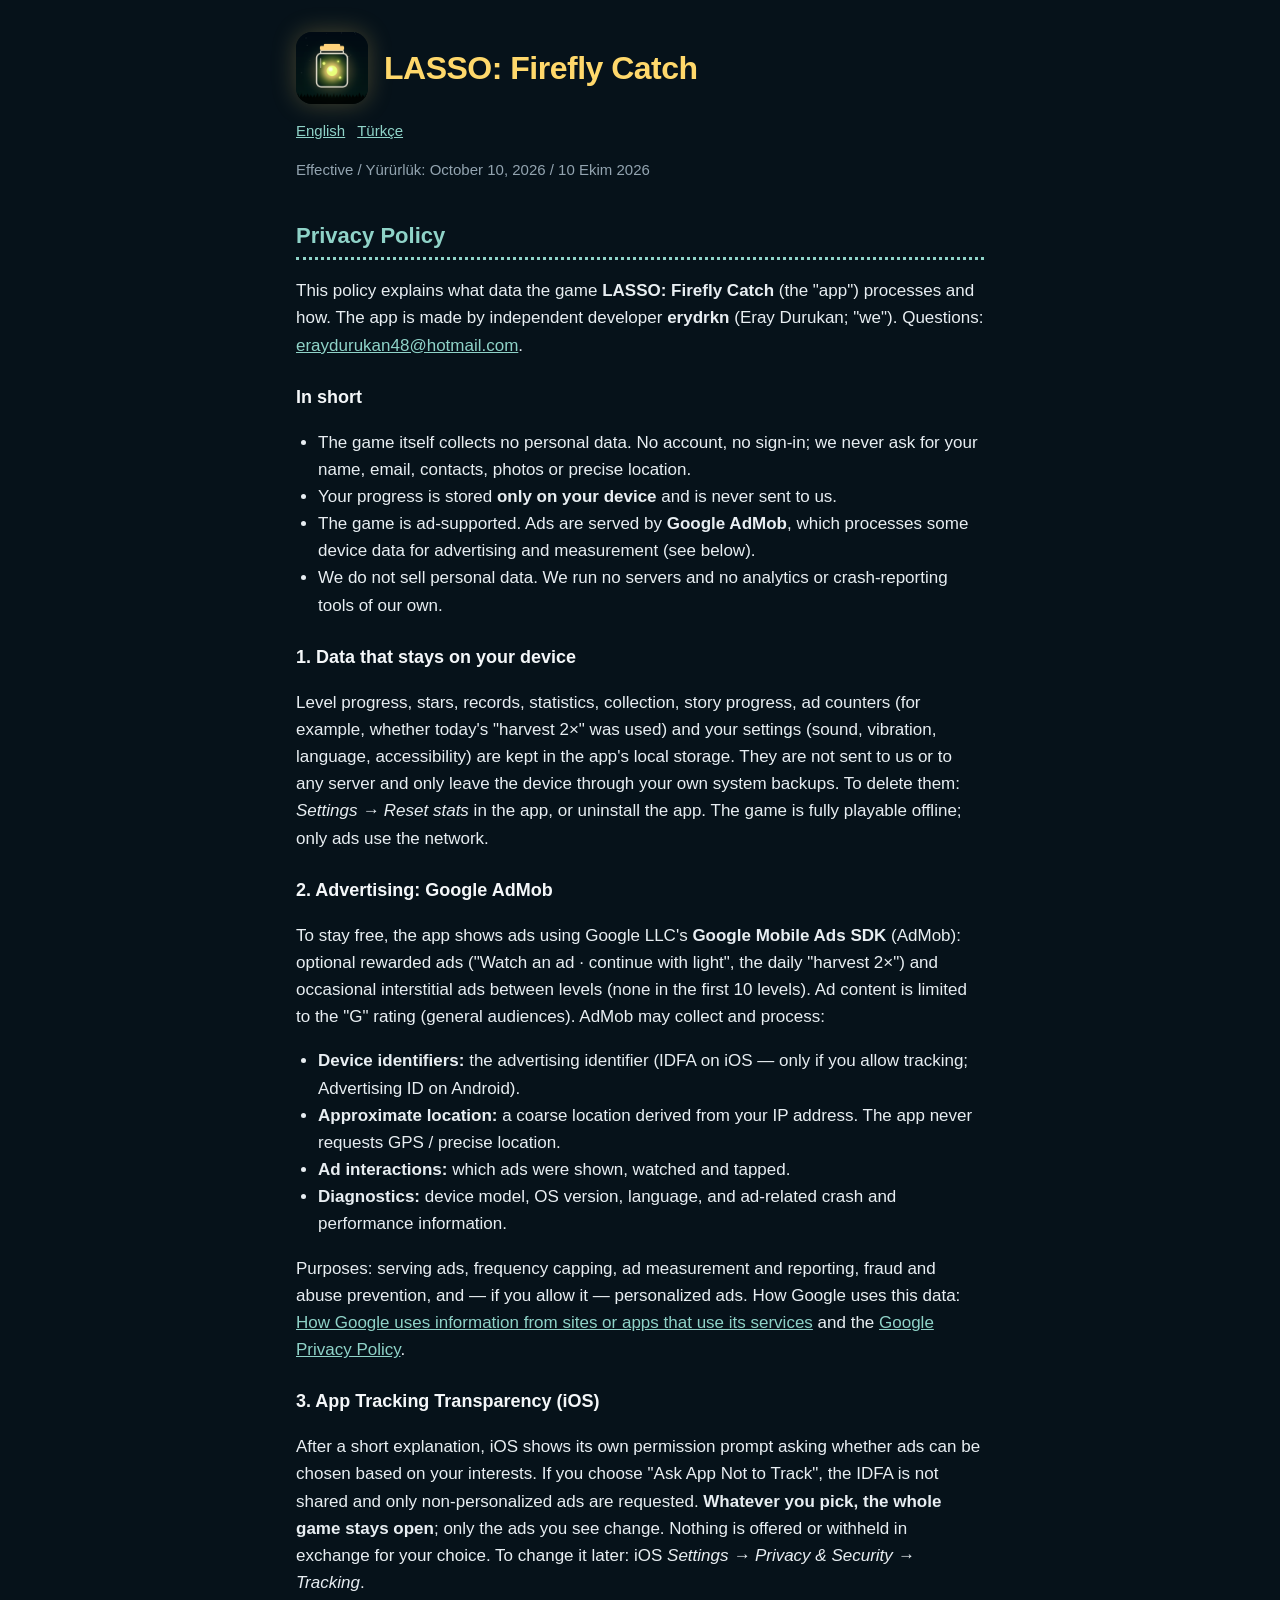
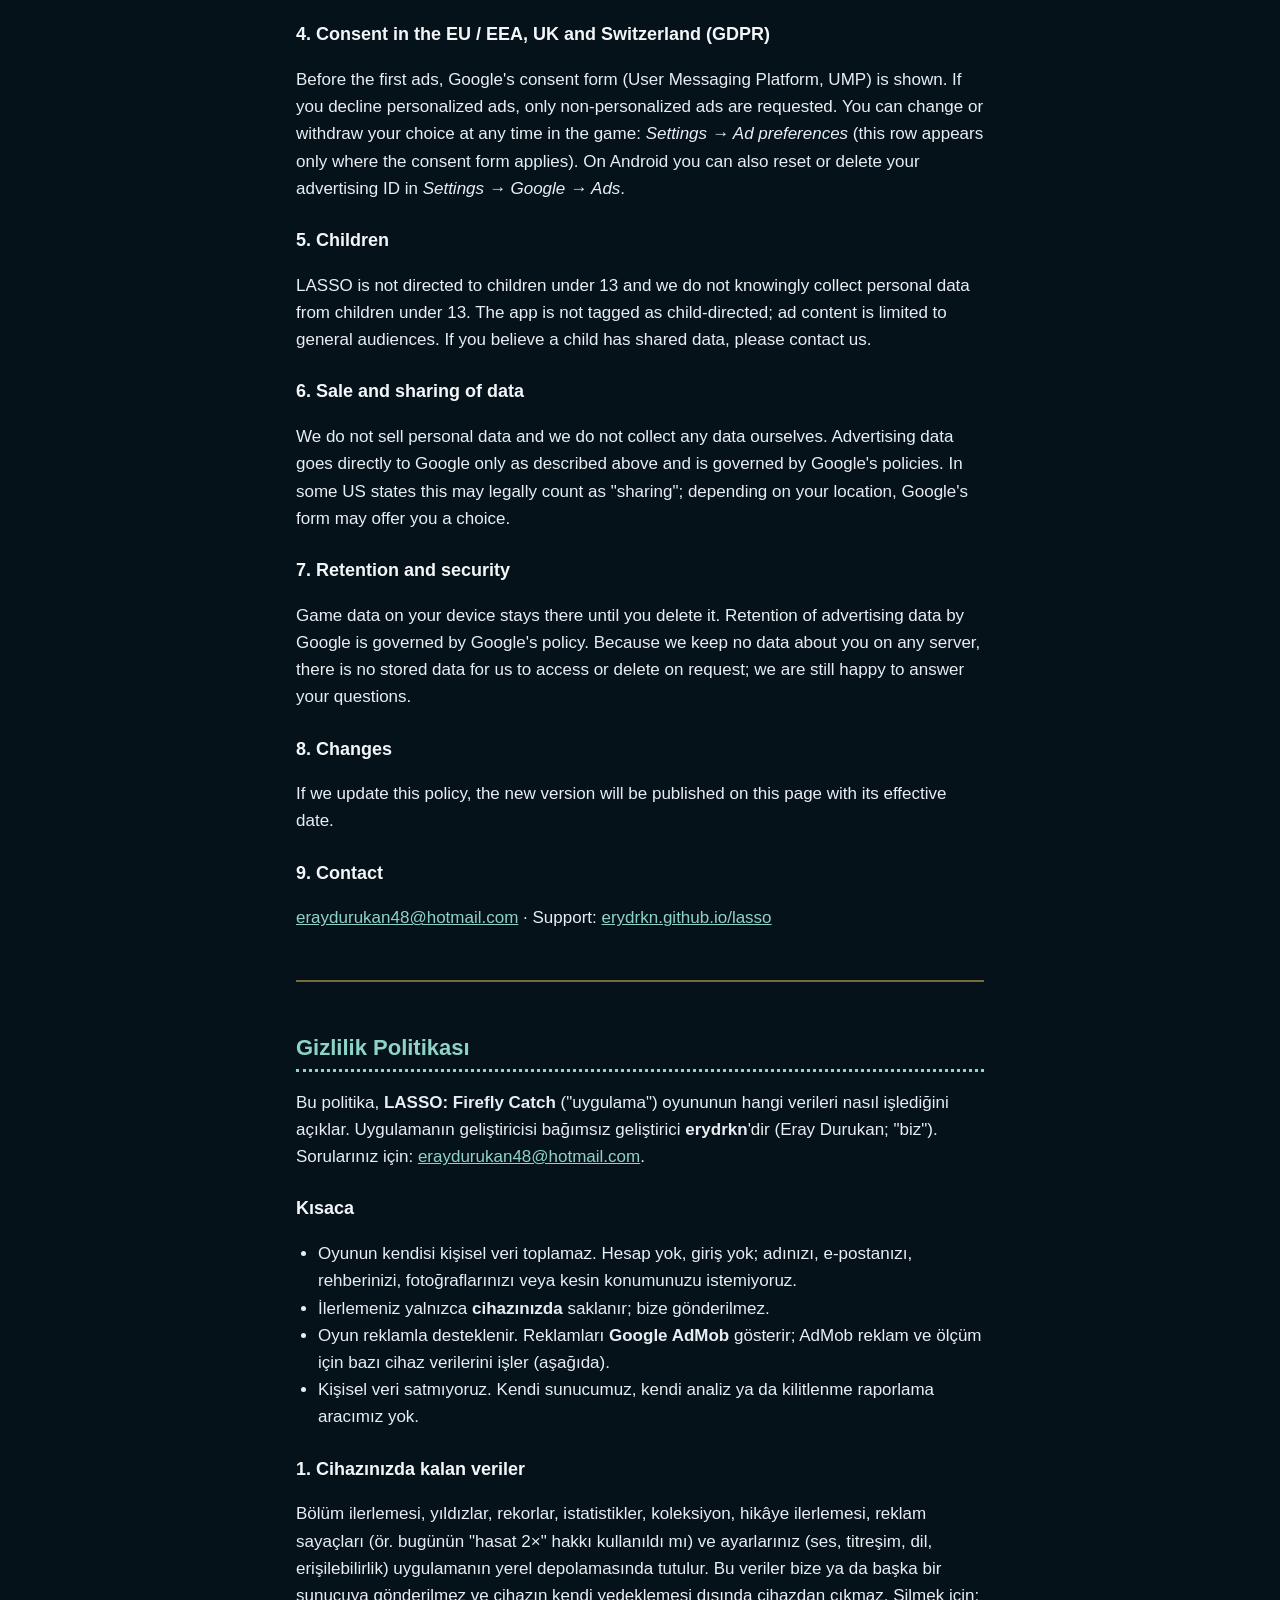
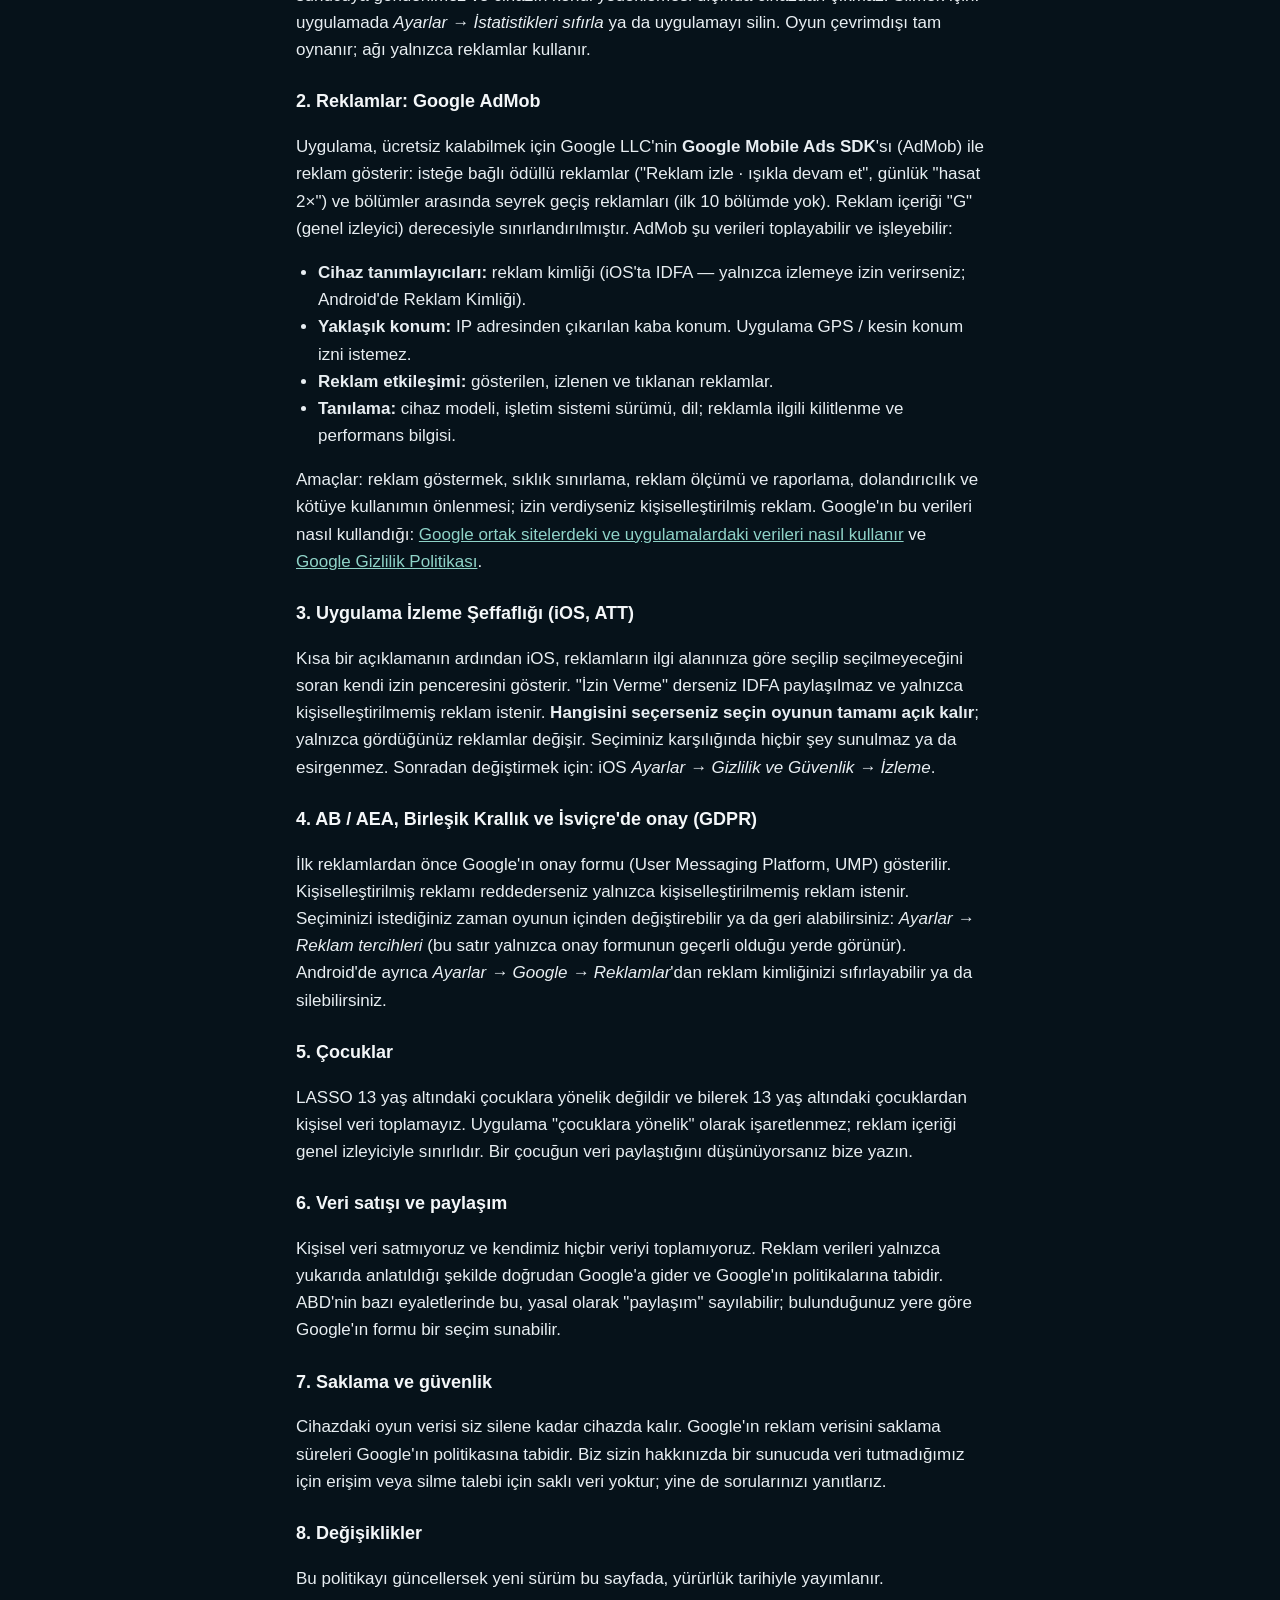
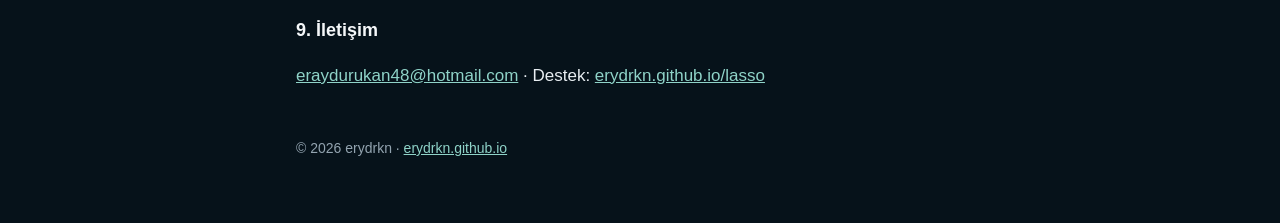
<file: lasso/privacy.html>
<!doctype html>
<html lang="en">
<head>
<meta charset="utf-8">
<meta name="viewport" content="width=device-width, initial-scale=1">
<title>LASSO — Privacy Policy / Gizlilik Politikası</title>
<meta name="description" content="LASSO: Firefly Catch privacy policy (English and Türkçe).">
<link rel="icon" href="icon-180.png">
<link rel="stylesheet" href="../style.css">
<link rel="stylesheet" href="lasso.css">
</head>
<body>
<main>
  <header>
    <img src="icon-180.png" alt="">
    <h1>LASSO: Firefly Catch</h1>
  </header>
  <p class="lang"><a href="#en">English</a><a href="#tr">Türkçe</a></p>
  <p class="note">Effective / Yürürlük: October 10, 2026 / 10 Ekim 2026</p>

  <!-- ============================== ENGLISH ============================== -->
  <section id="en" lang="en">
    <h2>Privacy Policy</h2>
    <p>This policy explains what data the game <strong>LASSO: Firefly Catch</strong> (the "app") processes and how. The app is made by independent developer <strong>erydrkn</strong> (Eray Durukan; "we"). Questions: <a href="mailto:eraydurukan48@hotmail.com">eraydurukan48@hotmail.com</a>.</p>

    <h3>In short</h3>
    <ul>
      <li>The game itself collects no personal data. No account, no sign-in; we never ask for your name, email, contacts, photos or precise location.</li>
      <li>Your progress is stored <strong>only on your device</strong> and is never sent to us.</li>
      <li>The game is ad-supported. Ads are served by <strong>Google AdMob</strong>, which processes some device data for advertising and measurement (see below).</li>
      <li>We do not sell personal data. We run no servers and no analytics or crash-reporting tools of our own.</li>
    </ul>

    <h3>1. Data that stays on your device</h3>
    <p>Level progress, stars, records, statistics, collection, story progress, ad counters (for example, whether today's "harvest 2×" was used) and your settings (sound, vibration, language, accessibility) are kept in the app's local storage. They are not sent to us or to any server and only leave the device through your own system backups. To delete them: <em>Settings → Reset stats</em> in the app, or uninstall the app. The game is fully playable offline; only ads use the network.</p>

    <h3>2. Advertising: Google AdMob</h3>
    <p>To stay free, the app shows ads using Google LLC's <strong>Google Mobile Ads SDK</strong> (AdMob): optional rewarded ads ("Watch an ad · continue with light", the daily "harvest 2×") and occasional interstitial ads between levels (none in the first 10 levels). Ad content is limited to the "G" rating (general audiences). AdMob may collect and process:</p>
    <ul>
      <li><strong>Device identifiers:</strong> the advertising identifier (IDFA on iOS — only if you allow tracking; Advertising ID on Android).</li>
      <li><strong>Approximate location:</strong> a coarse location derived from your IP address. The app never requests GPS / precise location.</li>
      <li><strong>Ad interactions:</strong> which ads were shown, watched and tapped.</li>
      <li><strong>Diagnostics:</strong> device model, OS version, language, and ad-related crash and performance information.</li>
    </ul>
    <p>Purposes: serving ads, frequency capping, ad measurement and reporting, fraud and abuse prevention, and — if you allow it — personalized ads. How Google uses this data: <a href="https://policies.google.com/technologies/partner-sites" rel="noopener">How Google uses information from sites or apps that use its services</a> and the <a href="https://policies.google.com/privacy" rel="noopener">Google Privacy Policy</a>.</p>

    <h3>3. App Tracking Transparency (iOS)</h3>
    <p>After a short explanation, iOS shows its own permission prompt asking whether ads can be chosen based on your interests. If you choose "Ask App Not to Track", the IDFA is not shared and only non-personalized ads are requested. <strong>Whatever you pick, the whole game stays open</strong>; only the ads you see change. Nothing is offered or withheld in exchange for your choice. To change it later: iOS <em>Settings → Privacy &amp; Security → Tracking</em>.</p>

    <h3>4. Consent in the EU / EEA, UK and Switzerland (GDPR)</h3>
    <p>Before the first ads, Google's consent form (User Messaging Platform, UMP) is shown. If you decline personalized ads, only non-personalized ads are requested. You can change or withdraw your choice at any time in the game: <em>Settings → Ad preferences</em> (this row appears only where the consent form applies). On Android you can also reset or delete your advertising ID in <em>Settings → Google → Ads</em>.</p>

    <h3>5. Children</h3>
    <p>LASSO is not directed to children under 13 and we do not knowingly collect personal data from children under 13. The app is not tagged as child-directed; ad content is limited to general audiences. If you believe a child has shared data, please contact us.</p>

    <h3>6. Sale and sharing of data</h3>
    <p>We do not sell personal data and we do not collect any data ourselves. Advertising data goes directly to Google only as described above and is governed by Google's policies. In some US states this may legally count as "sharing"; depending on your location, Google's form may offer you a choice.</p>

    <h3>7. Retention and security</h3>
    <p>Game data on your device stays there until you delete it. Retention of advertising data by Google is governed by Google's policy. Because we keep no data about you on any server, there is no stored data for us to access or delete on request; we are still happy to answer your questions.</p>

    <h3>8. Changes</h3>
    <p>If we update this policy, the new version will be published on this page with its effective date.</p>

    <h3>9. Contact</h3>
    <p><a href="mailto:eraydurukan48@hotmail.com">eraydurukan48@hotmail.com</a> · Support: <a href="./">erydrkn.github.io/lasso</a></p>
  </section>

  <hr>

  <!-- ============================== TÜRKÇE ============================== -->
  <section id="tr" lang="tr">
    <h2>Gizlilik Politikası</h2>
    <p>Bu politika, <strong>LASSO: Firefly Catch</strong> ("uygulama") oyununun hangi verileri nasıl işlediğini açıklar. Uygulamanın geliştiricisi bağımsız geliştirici <strong>erydrkn</strong>'dir (Eray Durukan; "biz"). Sorularınız için: <a href="mailto:eraydurukan48@hotmail.com">eraydurukan48@hotmail.com</a>.</p>

    <h3>Kısaca</h3>
    <ul>
      <li>Oyunun kendisi kişisel veri toplamaz. Hesap yok, giriş yok; adınızı, e-postanızı, rehberinizi, fotoğraflarınızı veya kesin konumunuzu istemiyoruz.</li>
      <li>İlerlemeniz yalnızca <strong>cihazınızda</strong> saklanır; bize gönderilmez.</li>
      <li>Oyun reklamla desteklenir. Reklamları <strong>Google AdMob</strong> gösterir; AdMob reklam ve ölçüm için bazı cihaz verilerini işler (aşağıda).</li>
      <li>Kişisel veri satmıyoruz. Kendi sunucumuz, kendi analiz ya da kilitlenme raporlama aracımız yok.</li>
    </ul>

    <h3>1. Cihazınızda kalan veriler</h3>
    <p>Bölüm ilerlemesi, yıldızlar, rekorlar, istatistikler, koleksiyon, hikâye ilerlemesi, reklam sayaçları (ör. bugünün "hasat 2×" hakkı kullanıldı mı) ve ayarlarınız (ses, titreşim, dil, erişilebilirlik) uygulamanın yerel depolamasında tutulur. Bu veriler bize ya da başka bir sunucuya gönderilmez ve cihazın kendi yedeklemesi dışında cihazdan çıkmaz. Silmek için: uygulamada <em>Ayarlar → İstatistikleri sıfırla</em> ya da uygulamayı silin. Oyun çevrimdışı tam oynanır; ağı yalnızca reklamlar kullanır.</p>

    <h3>2. Reklamlar: Google AdMob</h3>
    <p>Uygulama, ücretsiz kalabilmek için Google LLC'nin <strong>Google Mobile Ads SDK</strong>'sı (AdMob) ile reklam gösterir: isteğe bağlı ödüllü reklamlar ("Reklam izle · ışıkla devam et", günlük "hasat 2×") ve bölümler arasında seyrek geçiş reklamları (ilk 10 bölümde yok). Reklam içeriği "G" (genel izleyici) derecesiyle sınırlandırılmıştır. AdMob şu verileri toplayabilir ve işleyebilir:</p>
    <ul>
      <li><strong>Cihaz tanımlayıcıları:</strong> reklam kimliği (iOS'ta IDFA — yalnızca izlemeye izin verirseniz; Android'de Reklam Kimliği).</li>
      <li><strong>Yaklaşık konum:</strong> IP adresinden çıkarılan kaba konum. Uygulama GPS / kesin konum izni istemez.</li>
      <li><strong>Reklam etkileşimi:</strong> gösterilen, izlenen ve tıklanan reklamlar.</li>
      <li><strong>Tanılama:</strong> cihaz modeli, işletim sistemi sürümü, dil; reklamla ilgili kilitlenme ve performans bilgisi.</li>
    </ul>
    <p>Amaçlar: reklam göstermek, sıklık sınırlama, reklam ölçümü ve raporlama, dolandırıcılık ve kötüye kullanımın önlenmesi; izin verdiyseniz kişiselleştirilmiş reklam. Google'ın bu verileri nasıl kullandığı: <a href="https://policies.google.com/technologies/partner-sites" rel="noopener">Google ortak sitelerdeki ve uygulamalardaki verileri nasıl kullanır</a> ve <a href="https://policies.google.com/privacy" rel="noopener">Google Gizlilik Politikası</a>.</p>

    <h3>3. Uygulama İzleme Şeffaflığı (iOS, ATT)</h3>
    <p>Kısa bir açıklamanın ardından iOS, reklamların ilgi alanınıza göre seçilip seçilmeyeceğini soran kendi izin penceresini gösterir. "İzin Verme" derseniz IDFA paylaşılmaz ve yalnızca kişiselleştirilmemiş reklam istenir. <strong>Hangisini seçerseniz seçin oyunun tamamı açık kalır</strong>; yalnızca gördüğünüz reklamlar değişir. Seçiminiz karşılığında hiçbir şey sunulmaz ya da esirgenmez. Sonradan değiştirmek için: iOS <em>Ayarlar → Gizlilik ve Güvenlik → İzleme</em>.</p>

    <h3>4. AB / AEA, Birleşik Krallık ve İsviçre'de onay (GDPR)</h3>
    <p>İlk reklamlardan önce Google'ın onay formu (User Messaging Platform, UMP) gösterilir. Kişiselleştirilmiş reklamı reddederseniz yalnızca kişiselleştirilmemiş reklam istenir. Seçiminizi istediğiniz zaman oyunun içinden değiştirebilir ya da geri alabilirsiniz: <em>Ayarlar → Reklam tercihleri</em> (bu satır yalnızca onay formunun geçerli olduğu yerde görünür). Android'de ayrıca <em>Ayarlar → Google → Reklamlar</em>'dan reklam kimliğinizi sıfırlayabilir ya da silebilirsiniz.</p>

    <h3>5. Çocuklar</h3>
    <p>LASSO 13 yaş altındaki çocuklara yönelik değildir ve bilerek 13 yaş altındaki çocuklardan kişisel veri toplamayız. Uygulama "çocuklara yönelik" olarak işaretlenmez; reklam içeriği genel izleyiciyle sınırlıdır. Bir çocuğun veri paylaştığını düşünüyorsanız bize yazın.</p>

    <h3>6. Veri satışı ve paylaşım</h3>
    <p>Kişisel veri satmıyoruz ve kendimiz hiçbir veriyi toplamıyoruz. Reklam verileri yalnızca yukarıda anlatıldığı şekilde doğrudan Google'a gider ve Google'ın politikalarına tabidir. ABD'nin bazı eyaletlerinde bu, yasal olarak "paylaşım" sayılabilir; bulunduğunuz yere göre Google'ın formu bir seçim sunabilir.</p>

    <h3>7. Saklama ve güvenlik</h3>
    <p>Cihazdaki oyun verisi siz silene kadar cihazda kalır. Google'ın reklam verisini saklama süreleri Google'ın politikasına tabidir. Biz sizin hakkınızda bir sunucuda veri tutmadığımız için erişim veya silme talebi için saklı veri yoktur; yine de sorularınızı yanıtlarız.</p>

    <h3>8. Değişiklikler</h3>
    <p>Bu politikayı güncellersek yeni sürüm bu sayfada, yürürlük tarihiyle yayımlanır.</p>

    <h3>9. İletişim</h3>
    <p><a href="mailto:eraydurukan48@hotmail.com">eraydurukan48@hotmail.com</a> · Destek: <a href="./">erydrkn.github.io/lasso</a></p>
  </section>

  <footer>© 2026 erydrkn · <a href="../">erydrkn.github.io</a></footer>
</main>
</body>
</html>
</file>
<file: style.css>
/* Fair Slice — sade risograf sayfa stili (kâğıt #F4EEE1, domates #EF384B, lacivert #3D5588). */
:root { --paper: #F4EEE1; --ink1: #EF384B; --ink2: #3D5588; --deep: #2A2F45; --muted: #5A5F73; }
* { box-sizing: border-box; }
html { -webkit-text-size-adjust: 100%; }
body { margin: 0; background: var(--paper); color: var(--deep); font: 17px/1.6 -apple-system, BlinkMacSystemFont, "Segoe UI", Roboto, sans-serif; }
main { max-width: 720px; margin: 0 auto; padding: 32px 16px 64px; }
header { display: flex; align-items: center; gap: 16px; margin-bottom: 8px; }
header img { width: 72px; height: 72px; border-radius: 16px; }
h1 { color: var(--ink1); font-size: 32px; line-height: 1.15; margin: 0; letter-spacing: -0.5px; }
h2 { color: var(--ink2); font-size: 22px; margin: 36px 0 8px; border-bottom: 3px dotted var(--ink2); padding-bottom: 4px; }
h3 { font-size: 18px; margin: 24px 0 4px; }
a { color: var(--ink2); }
.lang { font-size: 15px; color: var(--muted); }
.lang a { margin-right: 12px; }
.note { color: var(--muted); font-size: 15px; }
hr { border: 0; border-top: 2px solid var(--ink1); margin: 48px 0; }
footer { margin-top: 48px; font-size: 14px; color: var(--muted); }
ul { padding-left: 22px; }
</file>
<file: lasso/lasso.css>
/* LASSO — gece teması (kök style.css'in üstüne; zemin #06121A = oyunun APP_BG'si, ateşböceği sarısı, ay mavisi). */
:root { --paper: #06121A; --ink1: #FFD86B; --ink2: #8FD3C8; --deep: #E8EEF2; --muted: #93A4B0; }
html { background: var(--paper); color-scheme: dark; }
a { color: var(--ink2); }
h3 { color: #F4F7F9; }
header img { box-shadow: 0 0 24px rgba(255, 216, 107, 0.25); }
hr { border-top-color: rgba(255, 216, 107, 0.45); }
</file>
